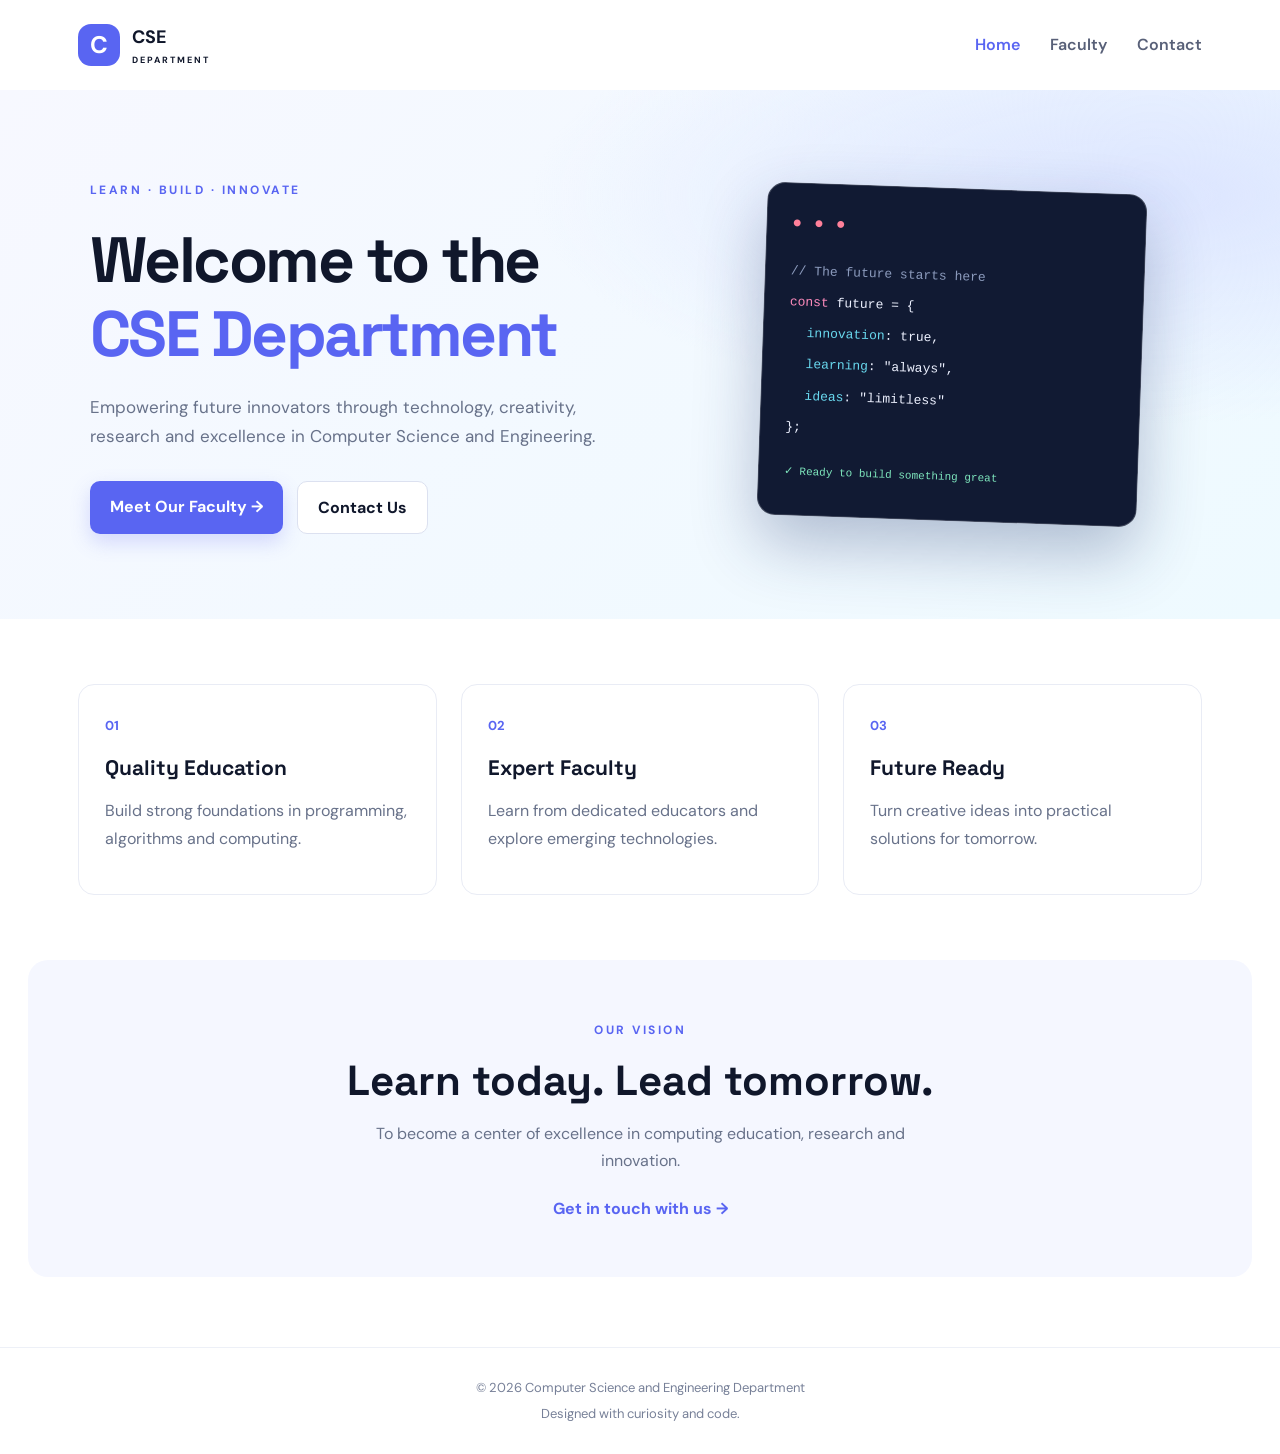
<file: index.html>
<!DOCTYPE html>
<html lang="en">
<head>
  <meta charset="UTF-8">
  <meta name="viewport" content="width=device-width, initial-scale=1.0">
  <title>CSE Department | Excellence in Computing</title>
  <link rel="stylesheet" href="style.css">
</head>
<body>
  <header class="navbar">
    <a class="brand" href="index.html">
      <span class="brand-icon">C</span>
      <span>CSE <small>DEPARTMENT</small></span>
    </a>
    <nav>
      <a class="active" href="index.html">Home</a>
      <a href="faculty.html">Faculty</a>
      <a href="contact.html">Contact</a>
    </nav>
  </header>

  <main>
    <section class="hero">
      <div class="hero-content">
        <span class="eyebrow">LEARN · BUILD · INNOVATE</span>
        <h1>Welcome to the <span>CSE Department</span></h1>
        <p>
          Empowering future innovators through technology, creativity,
          research and excellence in Computer Science and Engineering.
        </p>
        <div class="hero-actions">
          <a class="button primary" href="faculty.html">Meet Our Faculty →</a>
          <a class="button secondary" href="contact.html">Contact Us</a>
        </div>
      </div>
      <div class="hero-art" aria-label="Computer science illustration">
        <div class="orbit orbit-one"></div>
        <div class="orbit orbit-two"></div>
        <div class="code-card">
          <div class="dots">● ● ●</div>
          <p class="code-muted">// The future starts here</p>
          <p><span class="pink">const</span> future = {</p>
          <p class="indent"><span class="blue">innovation</span>: true,</p>
          <p class="indent"><span class="blue">learning</span>: "always",</p>
          <p class="indent"><span class="blue">ideas</span>: "limitless"</p>
          <p>};</p>
          <p class="success">✓ Ready to build something great</p>
        </div>
      </div>
    </section>

    <section class="highlights">
      <article class="highlight">
        <span class="number">01</span>
        <h2>Quality Education</h2>
        <p>Build strong foundations in programming, algorithms and computing.</p>
      </article>
      <article class="highlight">
        <span class="number">02</span>
        <h2>Expert Faculty</h2>
        <p>Learn from dedicated educators and explore emerging technologies.</p>
      </article>
      <article class="highlight">
        <span class="number">03</span>
        <h2>Future Ready</h2>
        <p>Turn creative ideas into practical solutions for tomorrow.</p>
      </article>
    </section>

    <section class="vision">
      <span class="eyebrow">OUR VISION</span>
      <h2>Learn today. Lead tomorrow.</h2>
      <p>
        To become a center of excellence in computing education,
        research and innovation.
      </p>
      <a href="contact.html">Get in touch with us →</a>
    </section>
  </main>

  <footer>
    <p>© 2026 Computer Science and Engineering Department</p>
    <p>Designed with curiosity and code.</p>
  </footer>
</body>
</html>
</file>
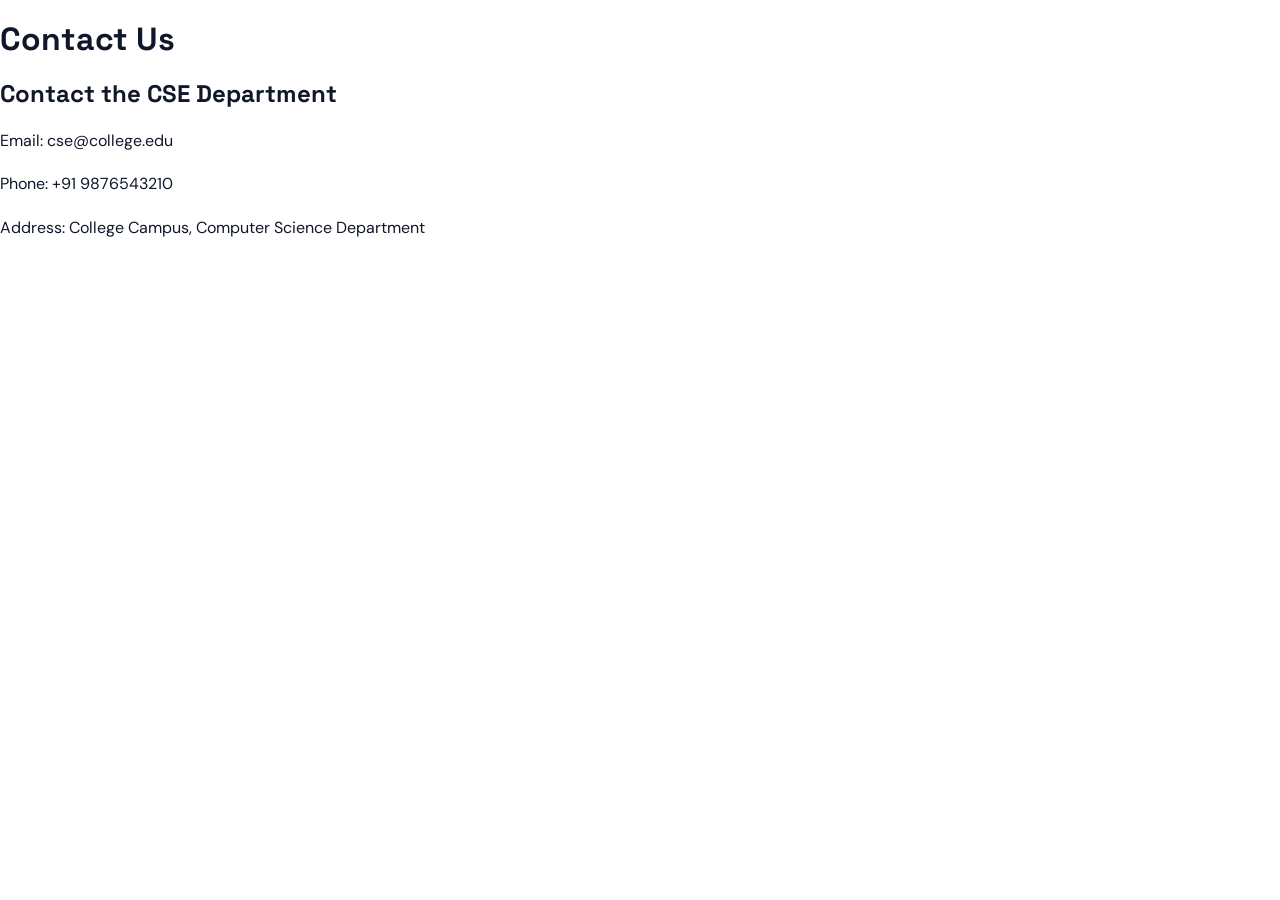
<file: contact.html>
<!DOCTYPE html>
<html>
<head>
    <title>Contact - Computer Science Department</title>
    <link rel="stylesheet" href="style.css">
</head>
<body>

    <h1>Contact Us</h1>

    <h2>Contact the CSE Department</h2>

    <p>Email: cse@college.edu</p>
    <p>Phone: +91 9876543210</p>
    <p>Address: College Campus, Computer Science Department</p>

</body>
</html>
</file>
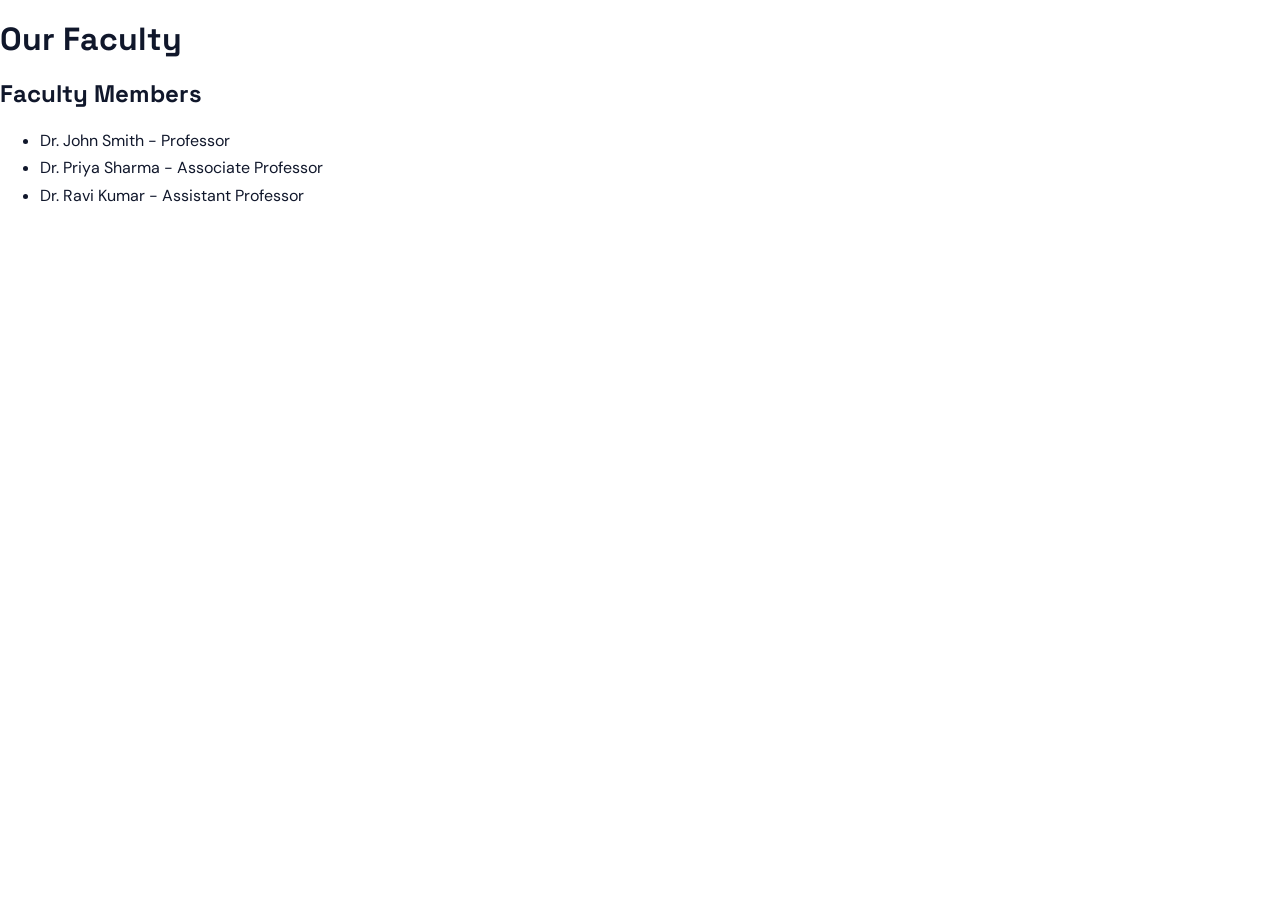
<file: faculty.html>
<!DOCTYPE html>
<html>
<head>
    <title>Faculty - Computer Science Department</title>
    <link rel="stylesheet" href="style.css">
</head>
<body>

    <h1>Our Faculty</h1>

    <h2>Faculty Members</h2>

    <ul>
        <li>Dr. John Smith - Professor</li>
        <li>Dr. Priya Sharma - Associate Professor</li>
        <li>Dr. Ravi Kumar - Assistant Professor</li>
    </ul>

</body>
</html>
</file>
<file: style.css>
@import url('https://fonts.googleapis.com/css2?family=DM+Sans:wght@400;500;600;700&family=Space+Grotesk:wght@400;500;600;700&display=swap');

:root {
  --navy: #10172b;
  --blue: #5965f2;
  --cyan: #69d9ef;
  --muted: #68728a;
  --light: #f5f7ff;
}

* {
  box-sizing: border-box;
}

body {
  margin: 0;
  font-family: 'DM Sans', Arial, sans-serif;
  color: var(--navy);
  background: white;
  line-height: 1.7;
}

.navbar {
  max-width: 1180px;
  margin: auto;
  padding: 22px 28px;
  display: flex;
  align-items: center;
  justify-content: space-between;
  gap: 20px;
}

.brand {
  display: flex;
  align-items: center;
  gap: 12px;
  color: var(--navy);
  font-weight: 700;
  font-size: 18px;
  text-decoration: none;
}

.brand-icon {
  display: grid;
  place-items: center;
  width: 42px;
  height: 42px;
  color: white;
  background: var(--blue);
  border-radius: 13px;
  font-size: 24px;
}

.brand small {
  display: block;
  font-size: 9px;
  letter-spacing: 2px;
}

nav {
  display: flex;
  flex-wrap: wrap;
  gap: 30px;
}

nav a {
  color: #586078;
  text-decoration: none;
  font-weight: 600;
}

nav a:hover,
nav a.active {
  color: var(--blue);
}

.hero {
  overflow: hidden;
  display: grid;
  grid-template-columns: 1.1fr 0.9fr;
  align-items: center;
  gap: 40px;
  padding: 85px max(7%, calc((100% - 1180px) / 2));
  background:
    radial-gradient(ellipse at 90% 20%, #dce5ff 0, transparent 38%),
    linear-gradient(135deg, #f7f8ff, #eefaff);
}

.eyebrow {
  color: var(--blue);
  font-size: 12px;
  font-weight: 700;
  letter-spacing: 2.5px;
}

h1,
h2 {
  font-family: 'Space Grotesk', Arial, sans-serif;
  line-height: 1.15;
}

.hero h1 {
  margin: 22px 0;
  font-size: clamp(38px, 5vw, 66px);
  letter-spacing: -2.5px;
}

.hero h1 span {
  display: block;
  color: var(--blue);
}

.hero-content > p {
  max-width: 550px;
  color: var(--muted);
  font-size: 17px;
}

.hero-actions {
  display: flex;
  flex-wrap: wrap;
  gap: 14px;
  margin-top: 30px;
}

.button {
  padding: 12px 20px;
  border-radius: 10px;
  font-weight: 700;
  text-decoration: none;
  transition: transform 0.2s;
}

.button:hover {
  transform: translateY(-2px);
}

.primary {
  background: var(--blue);
  color: white;
  box-shadow: 0 8px 20px #5965f238;
}

.secondary {
  color: var(--navy);
  background: white;
  border: 1px solid #dce1f0;
}

.hero-art {
  min-height: 320px;
  display: grid;
  place-items: center;
  position: relative;
}

.code-card {
  z-index: 1;
  width: min(100%, 380px);
  padding: 25px;
  border: 1px solid #ffffff35;
  border-radius: 18px;
  color: #edf1ff;
  background: #111a33;
  box-shadow: 0 28px 65px #243a7150;
  transform: rotate(2deg);
}

.code-card p {
  margin: 9px 0;
  font-family: Consolas, monospace;
  font-size: 13px;
}

.dots {
  color: #ff809a;
  letter-spacing: 4px;
  margin-bottom: 25px;
}

.code-muted {
  color: #8c9bbd;
}

.pink {
  color: #ff8cbd;
}

.blue {
  color: var(--cyan);
}

.indent {
  padding-left: 18px;
}

.success {
  margin-top: 24px !important;
  color: #7ee6bd;
  font-size: 11px !important;
}

.orbit {
  position: absolute;
  border: 1px solid #5965f238;
  border-radius: 50%;
}

.orbit-one {
  width: 330px;
  height: 330px;
}

.orbit-two {
  width: 410px;
  height: 250px;
  transform: rotate(-35deg);
}

.highlights {
  max-width: 1180px;
  margin: auto;
  padding: 65px 28px;
  display: grid;
  grid-template-columns: repeat(3, 1fr);
  gap: 24px;
}

.highlight {
  padding: 26px;
  border: 1px solid #e9ecf5;
  border-radius: 16px;
  background: white;
  transition: transform 0.2s, box-shadow 0.2s;
}

.highlight:hover {
  transform: translateY(-5px);
  box-shadow: 0 15px 35px #1b285010;
}

.number {
  color: var(--blue);
  font-weight: 700;
  font-size: 13px;
}

.highlight h2 {
  font-size: 21px;
}

.highlight p,
.vision p {
  color: var(--muted);
}

.vision {
  margin: 0 28px 70px;
  padding: 55px 20px;
  text-align: center;
  border-radius: 20px;
  background: var(--light);
}

.vision h2 {
  margin: 15px 0;
  font-size: clamp(28px, 4vw, 42px);
}

.vision p {
  max-width: 560px;
  margin: 0 auto 20px;
}

.vision a {
  color: var(--blue);
  font-weight: 700;
  text-decoration: none;
}

footer {
  padding: 25px;
  text-align: center;
  color: #778098;
  border-top: 1px solid #edf0f7;
  font-size: 13px;
}

footer p {
  margin: 4px;
}

@media (max-width: 760px) {
  .navbar {
    flex-direction: column;
  }

  nav {
    justify-content: center;
    gap: 18px;
  }

  .hero {
    grid-template-columns: 1fr;
    padding: 55px 25px;
  }

  .hero-art {
    min-height: 280px;
  }

  .orbit-one {
    width: 280px;
    height: 280px;
  }

  .orbit-two {
    width: 320px;
    height: 220px;
  }

  .highlights {
    grid-template-columns: 1fr;
    padding: 35px 22px;
  }

  .vision {
    margin: 0 20px 45px;
  }
}
</file>
